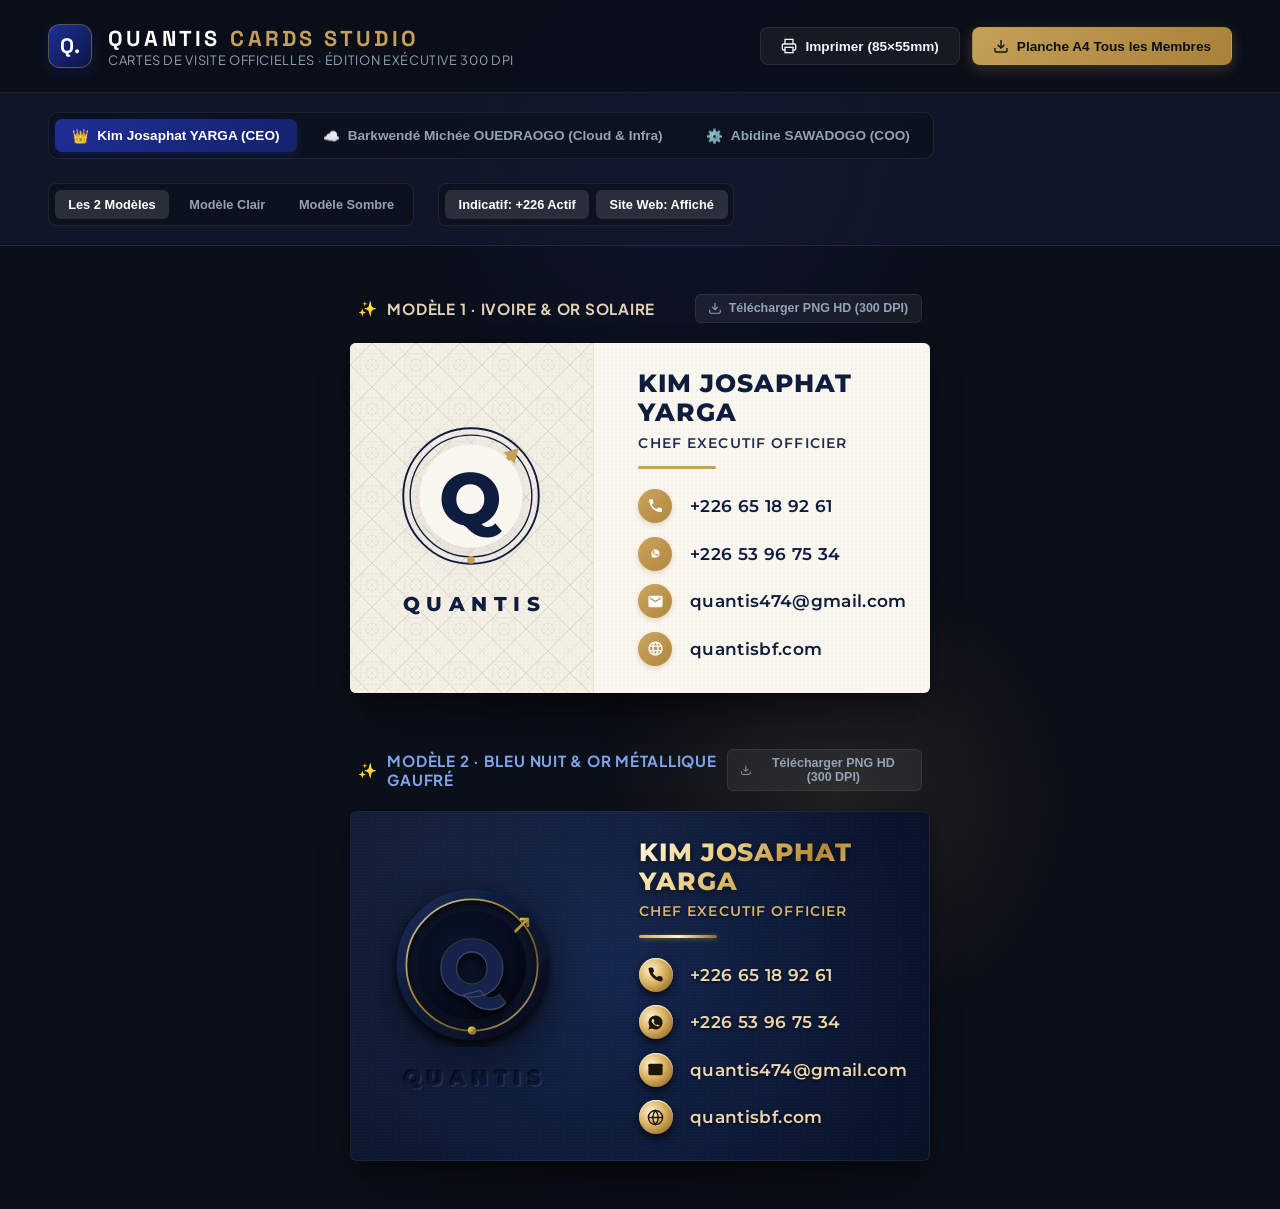
<file: cartes.html>
<!DOCTYPE html>
<html lang="fr">
<head>
  <meta charset="UTF-8">
  <meta name="viewport" content="width=device-width, initial-scale=1.0">
  <title>QUANTIS — Cartes de Visite Exécutives (Modèles Officiels)</title>
  <meta name="description" content="Cartes de visite exécutives pour les membres de Quantis : Modèle Clair Ivoire & Or et Modèle Sombre Bleu Nuit Prestige.">
  <link rel="icon" type="image/jpeg" href="logo.jpeg">
  <link rel="stylesheet" href="cartes.css">
</head>
<body>

  <!-- ═══ STUDIO HEADER ═══ -->
  <header class="studio-header">
    <div class="brand-wrapper">
      <div class="brand-badge">Q.</div>
      <div class="brand-titles">
        <h1>QUANTIS <span>CARDS STUDIO</span></h1>
        <p>Cartes de Visite Officielles · Édition Exécutive 300 DPI</p>
      </div>
    </div>

    <div class="studio-actions-top">
      <button class="btn-studio btn-studio-ghost" id="btnPrintCards">
        <svg width="16" height="16" viewBox="0 0 24 24" fill="none" stroke="currentColor" stroke-width="2">
          <polyline points="6 9 6 2 18 2 18 9"></polyline>
          <path d="M6 18H4a2 2 0 0 1-2-2v-5a2 2 0 0 1 2-2h16a2 2 0 0 1 2 2v5a2 2 0 0 1-2 2h-2"></path>
          <rect x="6" y="14" width="12" height="8"></rect>
        </svg>
        <span>Imprimer (85×55mm)</span>
      </button>

      <button class="btn-studio btn-studio-primary" id="btnExportAll">
        <svg width="16" height="16" viewBox="0 0 24 24" fill="none" stroke="currentColor" stroke-width="2">
          <path d="M21 15v4a2 2 0 0 1-2 2H5a2 2 0 0 1-2-2v-4"></path>
          <polyline points="7 10 12 15 17 10"></polyline>
          <line x1="12" y1="15" x2="12" y2="3"></line>
        </svg>
        <span>Planche A4 Tous les Membres</span>
      </button>
    </div>
  </header>

  <!-- ═══ CONTROLS BAR ═══ -->
  <section class="controls-bar">
    <!-- Member Selector Tabs -->
    <div class="member-tabs">
      <button class="member-tab-btn active" data-member="kim">
        <span>👑</span>
        <span>Kim Josaphat YARGA (CEO)</span>
      </button>
      <button class="member-tab-btn" data-member="michee">
        <span>☁️</span>
        <span>Barkwendé Michée OUEDRAOGO (Cloud & Infra)</span>
      </button>
      <button class="member-tab-btn" data-member="abidine">
        <span>⚙️</span>
        <span>Abidine SAWADOGO (COO)</span>
      </button>
    </div>

    <!-- Options and View Toggles -->
    <div class="view-options">
      <!-- Filter Models -->
      <div class="toggle-group">
        <button class="toggle-btn active" data-view-filter="both">Les 2 Modèles</button>
        <button class="toggle-btn" data-view-filter="light">Modèle Clair</button>
        <button class="toggle-btn" data-view-filter="dark">Modèle Sombre</button>
      </div>

      <!-- Quick Options -->
      <div class="toggle-group">
        <button class="toggle-btn active" id="togglePrefixBtn">Indicatif: +226 Actif</button>
        <button class="toggle-btn active" id="toggleWebBtn">Site Web: Affiché</button>
      </div>
    </div>
  </section>

  <!-- ═══ MAIN CARDS DISPLAY STAGE ═══ -->
  <main class="studio-main">
    <div class="cards-container-grid">

      <!-- ─── CARTE MODÈLE 1 : CLAIR (IVOIRE & OR) ─── -->
      <div class="card-unit" id="cardUnitLight">
        <div class="card-unit-header">
          <div class="card-badge-title light">
            <span>✨</span>
            <span>Modèle 1 · Ivoire &amp; Or Solaire</span>
          </div>
          <div class="card-actions-bar">
            <button class="btn-card-action" id="btnExportLightPng">
              <svg width="14" height="14" viewBox="0 0 24 24" fill="none" stroke="currentColor" stroke-width="2">
                <path d="M21 15v4a2 2 0 0 1-2 2H5a2 2 0 0 1-2-2v-4"></path>
                <polyline points="7 10 12 15 17 10"></polyline>
                <line x1="12" y1="15" x2="12" y2="3"></line>
              </svg>
              <span>Télécharger PNG HD (300 DPI)</span>
            </button>
          </div>
        </div>

        <div class="card-3d-wrapper">
          <div class="card-shadow-plate"></div>
          
          <div class="business-card model-light">
            <!-- Dynamic Gloss Highlight -->
            <div class="card-specular-sheen"></div>

            <!-- Left Column: Geometric Guilloché & Crest -->
            <div class="card-left-col">
              <!-- Geometric Tessellation SVG Pattern -->
              <svg class="card-bg-pattern" xmlns="http://www.w3.org/2000/svg" width="100%" height="100%">
                <defs>
                  <pattern id="guillochePattern" width="44" height="44" patternUnits="userSpaceOnUse">
                    <path d="M 0 22 L 22 0 L 44 22 L 22 44 Z" fill="none" stroke="#cfc5b4" stroke-width="0.75" />
                    <path d="M 11 11 L 33 11 L 33 33 L 11 33 Z" fill="none" stroke="#e0d7c7" stroke-width="0.5" />
                    <circle cx="22" cy="22" r="6" fill="none" stroke="#d5cbb9" stroke-width="0.5" />
                    <line x1="0" y1="0" x2="44" y2="44" stroke="#dfd6c6" stroke-width="0.5" />
                    <line x1="44" y1="0" x2="0" y2="44" stroke="#dfd6c6" stroke-width="0.5" />
                  </pattern>
                </defs>
                <rect width="100%" height="100%" fill="url(#guillochePattern)" />
              </svg>

              <!-- Crest & Brand -->
              <div class="crest-container">
                <svg class="crest-circle-svg" viewBox="0 0 200 200" fill="none" xmlns="http://www.w3.org/2000/svg">
                  <!-- Outer Concentric Rings -->
                  <circle cx="100" cy="100" r="88" stroke="#0e1c3d" stroke-width="2.5" />
                  <circle cx="100" cy="100" r="79" stroke="#0e1c3d" stroke-width="1.8" />
                  
                  <!-- Golden Dot at 6 o'clock -->
                  <circle cx="100" cy="183" r="5" fill="#c5a059" />

                  <!-- Golden Arrow at 2 o'clock (Solid Gold Arrow pointing 45°) -->
                  <g transform="translate(155, 45) rotate(45)">
                    <!-- Arrowhead -->
                    <polygon points="0,-10 10,8 -10,8" fill="#c5a059" />
                    <!-- Stem -->
                    <rect x="-3" y="6" width="6" height="12" fill="#c5a059" />
                  </g>

                  <!-- Inner Solid Disk -->
                  <circle cx="100" cy="100" r="67" fill="#faf7f0" />

                  <!-- Central "Q" letter -->
                  <text x="100" y="112" font-family="'Montserrat', sans-serif" font-size="96" font-weight="800" fill="#0e1c3d" text-anchor="middle" dominant-baseline="middle">Q</text>
                </svg>

                <div class="card-brand-name">QUANTIS</div>
              </div>
            </div>

            <!-- Right Column: Personal Data & Contacts -->
            <div class="card-right-col">
              <h2 class="member-name">KIM JOSAPHAT YARGA</h2>
              <div class="member-role">CHEF EXECUTIF OFFICIER</div>
              <div class="gold-divider-line"></div>

              <div class="card-contact-list">
                <!-- Phone -->
                <div class="contact-row contact-row-phone">
                  <div class="contact-badge-icon">
                    <svg viewBox="0 0 24 24" fill="currentColor">
                      <path d="M6.62 10.79a15.05 15.05 0 006.59 6.59l2.2-2.2a1 1 0 011.02-.24 11.72 11.72 0 003.68.59 1 1 0 011 1v3.5a1 1 0 01-1 1A17 17 0 013 4a1 1 0 011-1h3.5a1 1 0 011 1c0 1.28.2 2.52.59 3.68a1 1 0 01-.24 1.02l-2.23 2.09z"/>
                    </svg>
                  </div>
                  <span class="contact-text">+226 65 18 92 61</span>
                </div>

                <!-- WhatsApp -->
                <div class="contact-row contact-row-whatsapp">
                  <div class="contact-badge-icon">
                    <svg viewBox="0 0 24 24" fill="currentColor">
                      <path d="M12.031 6.172c-3.181 0-5.767 2.586-5.768 5.766-.001 1.298.38 2.27 1.019 3.287l-.711 2.598 2.664-.699c.97.529 1.777.814 2.8.814 3.18 0 5.767-2.586 5.768-5.766 0-3.18-2.586-5.766-5.772-5.766zm3.393 8.163c-.144.405-.837.774-1.17.822-.312.045-.718.064-2.316-.597-1.921-.796-3.149-2.756-3.245-2.884-.096-.128-.773-1.03-.773-1.964 0-.934.489-1.393.663-1.583.174-.19.38-.238.507-.238.127 0 .253.001.364.007.119.006.277-.045.433.332.164.397.56 1.365.61 1.465.05.1.083.217.017.348-.067.13-.1.211-.2.327-.1.116-.21.258-.3.346-.1.096-.204.2-.088.399.116.199.516.852 1.107 1.38.761.679 1.402.889 1.601.988.199.1.316.084.433-.05.117-.133.5-.584.633-.784.133-.2.266-.166.449-.1.183.067 1.164.55 1.364.65.2.1.333.15.383.233.05.083.05.483-.094.888z"/>
                    </svg>
                  </div>
                  <span class="contact-text">53967534</span>
                </div>

                <!-- Email -->
                <div class="contact-row contact-row-email">
                  <div class="contact-badge-icon">
                    <svg viewBox="0 0 24 24" fill="currentColor">
                      <path d="M20 4H4c-1.1 0-1.99.9-1.99 2L2 18c0 1.1.9 2 2 2h16c1.1 0 2-.9 2-2V6c0-1.1-.9-2-2-2zm0 4l-8 5-8-5V6l8 5 8-5v2z"/>
                    </svg>
                  </div>
                  <span class="contact-text">quantis474@gmail.com</span>
                </div>

                <!-- Website -->
                <div class="contact-row contact-row-web">
                  <div class="contact-badge-icon">
                    <svg viewBox="0 0 24 24" fill="currentColor">
                      <path d="M11.99 2C6.47 2 2 6.48 2 12s4.47 10 9.99 10C17.52 22 22 17.52 22 12S17.52 2 11.99 2zm6.93 6h-2.95a15.65 15.65 0 00-1.38-3.56A8.03 8.03 0 0118.92 8zM12 4.04c.83 1.2 1.48 2.53 1.91 3.96h-3.82c.43-1.43 1.08-2.76 1.91-3.96zM4.26 14C4.1 13.36 4 12.69 4 12s.1-1.36.26-2h3.38c-.08.66-.14 1.32-.14 2 0 .68.06 1.34.14 2H4.26zm.82 2h2.95c.32 1.25.78 2.45 1.38 3.56A7.987 7.987 0 015.08 16zm2.95-8H5.08a7.987 7.987 0 013.93-3.56A15.65 15.65 0 007.63 8zM12 19.96c-.83-1.2-1.48-2.53-1.91-3.96h3.82c-.43 1.43-1.08 2.76-1.91 3.96zM14.34 14H9.66c-.09-.66-.16-1.32-.16-2 0-.68.07-1.35.16-2h4.68c.09.65.16 1.32.16 2 0 .68-.07 1.34-.16 2zm.29 5.56c.6-1.11 1.06-2.31 1.38-3.56h2.95a8.03 8.03 0 01-4.33 3.56zM16.36 14c.08-.66.14-1.32.14-2 0-.68-.06-1.34-.14-2h3.38c.16.64.26 1.31.26 2s-.1 1.36-.26 2h-3.38z"/>
                    </svg>
                  </div>
                  <span class="contact-text">quantisbf.com</span>
                </div>
              </div>
            </div>
          </div>
        </div>
      </div>


      <!-- ─── CARTE MODÈLE 2 : SOMBRE (BLEU NUIT PRESTIGE & OR) ─── -->
      <div class="card-unit" id="cardUnitDark">
        <div class="card-unit-header">
          <div class="card-badge-title dark">
            <span>✨</span>
            <span>Modèle 2 · Bleu Nuit &amp; Or Métallique Gaufré</span>
          </div>
          <div class="card-actions-bar">
            <button class="btn-card-action" id="btnExportDarkPng">
              <svg width="14" height="14" viewBox="0 0 24 24" fill="none" stroke="currentColor" stroke-width="2">
                <path d="M21 15v4a2 2 0 0 1-2 2H5a2 2 0 0 1-2-2v-4"></path>
                <polyline points="7 10 12 15 17 10"></polyline>
                <line x1="12" y1="15" x2="12" y2="3"></line>
              </svg>
              <span>Télécharger PNG HD (300 DPI)</span>
            </button>
          </div>
        </div>

        <div class="card-3d-wrapper">
          <div class="card-shadow-plate"></div>

          <div class="business-card model-dark">
            <!-- Dynamic Gloss Highlight -->
            <div class="card-specular-sheen"></div>

            <!-- Left Column: 3D Embossed Crest -->
            <div class="card-left-col">
              <div class="crest-container">
                <svg class="crest-circle-svg" viewBox="0 0 200 200" fill="none" xmlns="http://www.w3.org/2000/svg">
                  <defs>
                    <!-- Metallic Gold Foil Gradient -->
                    <linearGradient id="goldFoilGrad" x1="0%" y1="0%" x2="100%" y2="100%">
                      <stop offset="0%" stop-color="#fff5d6" />
                      <stop offset="35%" stop-color="#d4af37" />
                      <stop offset="70%" stop-color="#8c6a2e" />
                      <stop offset="100%" stop-color="#f7e1a6" />
                    </linearGradient>

                    <!-- Beveled Navy Ring Gradient -->
                    <linearGradient id="bevelNavyGrad" x1="0%" y1="0%" x2="100%" y2="100%">
                      <stop offset="0%" stop-color="#182c59" />
                      <stop offset="50%" stop-color="#0c1834" />
                      <stop offset="100%" stop-color="#050b1a" />
                    </linearGradient>

                    <!-- Concave Inner Basin -->
                    <radialGradient id="concaveBasin" cx="40%" cy="40%" r="65%">
                      <stop offset="0%" stop-color="#0a142c" />
                      <stop offset="70%" stop-color="#060d1f" />
                      <stop offset="100%" stop-color="#030711" />
                    </radialGradient>

                    <!-- Drop Shadow Filter for 3D Relief -->
                    <filter id="embossShadow" x="-20%" y="-20%" width="140%" height="140%">
                      <feDropShadow dx="0" dy="6" stdDeviation="6" flood-color="#000000" flood-opacity="0.85" />
                    </filter>
                  </defs>

                  <!-- Outer Heavy Beveled Navy Ring with 3D shadow -->
                  <circle cx="100" cy="100" r="86" stroke="url(#bevelNavyGrad)" stroke-width="12" filter="url(#embossShadow)" />
                  
                  <!-- Metallic Gold Inner Rim Line -->
                  <circle cx="100" cy="100" r="80" stroke="url(#goldFoilGrad)" stroke-width="2.2" opacity="0.8" />

                  <!-- Metallic Gold 3D Arrow at 2 o'clock -->
                  <g transform="translate(160, 44)">
                    <path d="M -8 16 L 8 0 M 8 0 L 0 0 M 8 0 L 8 8" stroke="url(#goldFoilGrad)" stroke-width="3.5" stroke-linecap="round" stroke-linejoin="round" />
                  </g>

                  <!-- Metallic Gold 3D Dot at 6 o'clock -->
                  <circle cx="100" cy="180" r="5" fill="url(#goldFoilGrad)" />

                  <!-- Sunken Concave Inner Core -->
                  <circle cx="100" cy="100" r="66" fill="url(#concaveBasin)" />

                  <!-- Embossed 3D "Q" Letter -->
                  <text x="100" y="112" font-family="'Montserrat', sans-serif" font-size="98" font-weight="800" fill="#132349" text-anchor="middle" dominant-baseline="middle" filter="url(#embossShadow)">Q</text>
                  <!-- Specular Edge Highlight on Q -->
                  <text x="99.5" y="111.5" font-family="'Montserrat', sans-serif" font-size="98" font-weight="800" fill="none" stroke="rgba(255,255,255,0.18)" stroke-width="1.5" text-anchor="middle" dominant-baseline="middle">Q</text>
                </svg>

                <div class="card-brand-name">QUANTIS</div>
              </div>
            </div>

            <!-- Right Column: Gold Typography & Contacts -->
            <div class="card-right-col">
              <h2 class="member-name">KIM JOSAPHAT YARGA</h2>
              <div class="member-role">CHEF EXECUTIF OFFICIER</div>
              <div class="gold-divider-line"></div>

              <div class="card-contact-list">
                <!-- Phone -->
                <div class="contact-row contact-row-phone">
                  <div class="contact-badge-icon">
                    <svg viewBox="0 0 24 24">
                      <path d="M22 16.92v3a2 2 0 0 1-2.18 2 19.79 19.79 0 0 1-8.63-3.07 19.5 19.5 0 0 1-6-6 19.79 19.79 0 0 1-3.07-8.67A2 2 0 0 1 4.11 2h3a2 2 0 0 1 2 1.72 12.84 12.84 0 0 0 .7 2.81 2 2 0 0 1-.45 2.11L8.09 9.91a16 16 0 0 0 6 6l1.27-1.27a2 2 0 0 1 2.11-.45 12.84 12.84 0 0 0 2.81.7A2 2 0 0 1 22 16.92z"/>
                    </svg>
                  </div>
                  <span class="contact-text">+226 65 18 92 61</span>
                </div>

                <!-- WhatsApp -->
                <div class="contact-row contact-row-whatsapp">
                  <div class="contact-badge-icon">
                    <svg viewBox="0 0 24 24">
                      <path d="M12.04 2c-5.46 0-9.91 4.45-9.91 9.91 0 1.75.46 3.45 1.32 4.95L2.05 22l5.25-1.38c1.45.79 3.08 1.21 4.74 1.21 5.46 0 9.91-4.45 9.91-9.91 0-2.65-1.03-5.14-2.9-7.01A9.816 9.816 0 0 0 12.04 2zm5.79 14.07c-.24.68-1.4 1.29-1.92 1.37-.5.08-1.12.11-3.64-.93-2.68-1.11-4.39-3.83-4.52-4.01-.13-.18-1.08-1.44-1.08-2.75s.68-1.96.93-2.22c.24-.26.54-.33.72-.33.18 0 .36.002.52.01.17.01.39-.06.61.47.23.55.78 1.91.85 2.05.07.15.12.32.02.52-.1.2-.15.32-.3.5-.15.18-.32.4-.46.54-.15.15-.3.32-.13.62.17.3.77 1.27 1.65 2.05 1.13 1 2.08 1.31 2.38 1.46.3.15.47.13.65-.07.18-.2.77-.9 1-.12.23-.32.45-.27.65-.19.2.08 1.28.6 1.5.71.22.11.37.17.43.26.06.09.06.52-.18 1.2z"/>
                    </svg>
                  </div>
                  <span class="contact-text">+226 53 96 75 34</span>
                </div>

                <!-- Email -->
                <div class="contact-row contact-row-email">
                  <div class="contact-badge-icon">
                    <svg viewBox="0 0 24 24">
                      <path d="M4 4h16c1.1 0 2 .9 2 2v12c0 1.1-.9 2-2 2H4c-1.1 0-2-.9-2-2V6c0-1.1.9-2 2-2z"/>
                      <polyline points="22,6 12,13 2,6" stroke="#1c1305" stroke-width="2" fill="none" />
                    </svg>
                  </div>
                  <span class="contact-text">quantis474@gmail.com</span>
                </div>

                <!-- Website -->
                <div class="contact-row contact-row-web">
                  <div class="contact-badge-icon">
                    <svg viewBox="0 0 24 24">
                      <circle cx="12" cy="12" r="10" stroke="#1c1305" stroke-width="2" fill="none"/>
                      <line x1="2" y1="12" x2="22" y2="12" stroke="#1c1305" stroke-width="2"/>
                      <path d="M12 2a15.3 15.3 0 0 1 4 10 15.3 15.3 0 0 1-4 10 15.3 15.3 0 0 1-4-10 15.3 15.3 0 0 1 4-10z" stroke="#1c1305" stroke-width="2" fill="none"/>
                    </svg>
                  </div>
                  <span class="contact-text">quantisbf.com</span>
                </div>
              </div>
            </div>
          </div>
        </div>
      </div>

    </div>
  </main>

  <!-- ═══ MODAL PLANCHE D'IMPRESSION A4 ═══ -->
  <div class="studio-modal-backdrop" id="sheetModal">
    <div class="studio-modal-window">
      <div class="studio-modal-header">
        <h2>Planche d'Impression Exécutive Quantis (Format A4 - 85×55mm)</h2>
        <button class="studio-modal-close" id="closeModalBtn">&times;</button>
      </div>
      <div class="studio-modal-body">
        <p style="color: var(--studio-text-muted); font-size: 0.9rem;">
          Cette planche regroupe l'ensemble des cartes de visite des membres exécutifs (Modèles Clair &amp; Sombre). Utilisez le raccourci d'impression pour générer un fichier PDF avec repères de coupe.
        </p>
        <button class="btn-studio btn-studio-primary" onclick="window.print()" style="align-self: flex-start;">
          <span>Lancer l'impression directe / Export PDF</span>
        </button>
      </div>
    </div>
  </div>

  <script src="cartes.js"></script>
</body>
</html>
</file>
<file: cartes.css>
/* ==========================================================================
   QUANTIS — Cartes de Visite Exécutives
   Stylesheets Haute Précision : Modèle Clair & Modèle Sombre Prestige
   ========================================================================== */

@import url('https://fonts.googleapis.com/css2?family=Montserrat:wght@400;500;600;700;800;900&family=Plus+Jakarta+Sans:wght@400;500;600;700;800&family=Space+Grotesk:wght@500;600;700&display=swap');

:root {
  /* Studio UI Colors */
  --studio-bg: #0b0f19;
  --studio-surface: #131b2e;
  --studio-surface-card: #1a243d;
  --studio-border: rgba(255, 255, 255, 0.08);
  --studio-gold: #c5a059;
  --studio-gold-glow: rgba(197, 160, 89, 0.35);
  --studio-text: #f1f5f9;
  --studio-text-muted: #94a3b8;

  /* Card Physical Ratio: 85mm x 55mm (ISO standard business card) = 1.545 */
  --card-width: 630px;
  --card-height: 380px;

  /* Card Colors - Light Model */
  --light-bg-base: #faf7f0;
  --light-bg-left: #f5f0e6;
  --light-pattern-stroke: #cfc5b4;
  --light-navy: #0e1c3d;
  --light-navy-sub: #1e2c4f;
  --light-gold: #c5a059;
  --light-gold-hover: #b38b42;

  /* Card Colors - Dark Model */
  --dark-bg-base: #0c1834;
  --dark-bg-gradient: radial-gradient(circle at 50% 40%, #112248 0%, #0c1834 60%, #071024 100%);
  --dark-gold-light: #fff3ce;
  --dark-gold-main: #d4af37;
  --dark-gold-dark: #8c6a2e;
  --dark-text-gold: #ebd6ad;
  --dark-emboss-highlight: rgba(255, 255, 255, 0.18);
  --dark-emboss-shadow: rgba(0, 0, 0, 0.65);
}

/* Base Studio Resets */
* {
  box-sizing: border-box;
  margin: 0;
  padding: 0;
}

body {
  font-family: 'Plus Jakarta Sans', sans-serif;
  background-color: var(--studio-bg);
  color: var(--studio-text);
  min-height: 100vh;
  display: flex;
  flex-direction: column;
  overflow-x: hidden;
  position: relative;
}

/* Background Ambient Lighting */
body::before {
  content: '';
  position: fixed;
  top: -150px;
  left: 30%;
  width: 600px;
  height: 600px;
  background: radial-gradient(circle, rgba(30, 47, 151, 0.18) 0%, transparent 70%);
  pointer-events: none;
  z-index: 0;
}

body::after {
  content: '';
  position: fixed;
  bottom: -150px;
  right: 15%;
  width: 500px;
  height: 500px;
  background: radial-gradient(circle, rgba(197, 160, 89, 0.12) 0%, transparent 70%);
  pointer-events: none;
  z-index: 0;
}

/* ==========================================================================
   STUDIO HEADER
   ========================================================================== */
.studio-header {
  position: relative;
  z-index: 10;
  display: flex;
  align-items: center;
  justify-content: space-between;
  padding: 1.5rem 3rem;
  border-bottom: 1px solid var(--studio-border);
  background: rgba(11, 15, 25, 0.85);
  backdrop-filter: blur(12px);
}

.brand-wrapper {
  display: flex;
  align-items: center;
  gap: 1rem;
}

.brand-badge {
  width: 44px;
  height: 44px;
  border-radius: 12px;
  background: linear-gradient(135deg, #1E2F97, #0b1542);
  border: 1px solid rgba(197, 160, 89, 0.4);
  display: flex;
  align-items: center;
  justify-content: center;
  font-family: 'Space Grotesk', sans-serif;
  font-weight: 800;
  font-size: 1.3rem;
  color: #fff;
  box-shadow: 0 4px 15px rgba(30, 47, 151, 0.3);
}

.brand-titles h1 {
  font-family: 'Space Grotesk', sans-serif;
  font-size: 1.35rem;
  letter-spacing: 0.15em;
  font-weight: 700;
  color: #fff;
  display: flex;
  align-items: center;
  gap: 0.6rem;
}

.brand-titles h1 span {
  color: var(--studio-gold);
}

.brand-titles p {
  font-size: 0.8rem;
  color: var(--studio-text-muted);
  letter-spacing: 0.05em;
  text-transform: uppercase;
}

.studio-actions-top {
  display: flex;
  align-items: center;
  gap: 0.75rem;
}

.btn-studio {
  display: inline-flex;
  align-items: center;
  gap: 0.5rem;
  padding: 0.65rem 1.25rem;
  border-radius: 8px;
  font-size: 0.85rem;
  font-weight: 600;
  cursor: pointer;
  transition: all 0.25s ease;
  border: 1px solid transparent;
  text-decoration: none;
}

.btn-studio-primary {
  background: linear-gradient(135deg, #c5a059 0%, #a88136 100%);
  color: #0b0f19;
  box-shadow: 0 4px 14px rgba(197, 160, 89, 0.25);
}

.btn-studio-primary:hover {
  transform: translateY(-2px);
  box-shadow: 0 6px 20px rgba(197, 160, 89, 0.4);
}

.btn-studio-ghost {
  background: rgba(255, 255, 255, 0.05);
  color: var(--studio-text);
  border-color: var(--studio-border);
}

.btn-studio-ghost:hover {
  background: rgba(255, 255, 255, 0.1);
  border-color: rgba(255, 255, 255, 0.2);
}

/* ==========================================================================
   STUDIO CONTROLS BAR
   ========================================================================== */
.controls-bar {
  position: relative;
  z-index: 10;
  display: flex;
  flex-wrap: wrap;
  align-items: center;
  justify-content: space-between;
  gap: 1.5rem;
  padding: 1.2rem 3rem;
  background: rgba(19, 27, 46, 0.7);
  border-bottom: 1px solid var(--studio-border);
}

.member-tabs {
  display: flex;
  gap: 0.5rem;
  background: rgba(11, 15, 25, 0.6);
  padding: 0.35rem;
  border-radius: 10px;
  border: 1px solid var(--studio-border);
}

.member-tab-btn {
  padding: 0.55rem 1.1rem;
  border-radius: 7px;
  background: transparent;
  color: var(--studio-text-muted);
  border: none;
  font-size: 0.85rem;
  font-weight: 600;
  cursor: pointer;
  transition: all 0.2s ease;
  display: flex;
  align-items: center;
  gap: 0.5rem;
}

.member-tab-btn:hover {
  color: #fff;
}

.member-tab-btn.active {
  background: linear-gradient(135deg, #1E2F97, #15226b);
  color: #fff;
  box-shadow: 0 3px 10px rgba(30, 47, 151, 0.35);
}

.view-options {
  display: flex;
  align-items: center;
  gap: 1.5rem;
}

.toggle-group {
  display: flex;
  align-items: center;
  gap: 0.4rem;
  background: rgba(11, 15, 25, 0.6);
  padding: 0.35rem;
  border-radius: 8px;
  border: 1px solid var(--studio-border);
}

.toggle-btn {
  padding: 0.45rem 0.85rem;
  border-radius: 6px;
  background: transparent;
  border: none;
  color: var(--studio-text-muted);
  font-size: 0.8rem;
  font-weight: 600;
  cursor: pointer;
  transition: all 0.2s ease;
}

.toggle-btn.active {
  background: rgba(255, 255, 255, 0.12);
  color: #fff;
}

/* ==========================================================================
   CARDS STAGE / SHOWCASE AREA
   ========================================================================== */
.studio-main {
  position: relative;
  z-index: 5;
  flex: 1;
  padding: 3rem;
  max-width: 1600px;
  margin: 0 auto;
  width: 100%;
  display: flex;
  flex-direction: column;
  gap: 3.5rem;
}

.cards-container-grid {
  display: grid;
  grid-template-columns: repeat(auto-fit, minmax(630px, 1fr));
  gap: 3.5rem;
  justify-items: center;
  perspective: 1200px;
}

/* Card Showcase Wrapper with Label & Action Toolbar */
.card-unit {
  display: flex;
  flex-direction: column;
  gap: 1.25rem;
  align-items: center;
  width: 100%;
  max-width: var(--card-width);
}

.card-unit-header {
  width: 100%;
  display: flex;
  align-items: center;
  justify-content: space-between;
  padding: 0 0.5rem;
}

.card-badge-title {
  display: flex;
  align-items: center;
  gap: 0.6rem;
  font-size: 0.95rem;
  font-weight: 700;
  letter-spacing: 0.05em;
  text-transform: uppercase;
}

.card-badge-title.light {
  color: #e2d2b5;
}

.card-badge-title.dark {
  color: #7fa4e8;
}

.card-actions-bar {
  display: flex;
  gap: 0.5rem;
}

.btn-card-action {
  padding: 0.4rem 0.8rem;
  border-radius: 6px;
  background: rgba(255, 255, 255, 0.06);
  border: 1px solid var(--studio-border);
  color: var(--studio-text-muted);
  font-size: 0.78rem;
  font-weight: 600;
  cursor: pointer;
  display: inline-flex;
  align-items: center;
  gap: 0.4rem;
  transition: all 0.2s ease;
}

.btn-card-action:hover {
  background: rgba(197, 160, 89, 0.15);
  border-color: var(--studio-gold);
  color: var(--studio-gold);
  transform: translateY(-1px);
}

/* ==========================================================================
   3D CARD STRUCTURE & INTERACTIVE PHYSICS
   ========================================================================== */
.card-3d-wrapper {
  position: relative;
  width: var(--card-width);
  height: var(--card-height);
  transform-style: preserve-3d;
  transition: transform 0.15s ease-out;
  cursor: grab;
}

.card-3d-wrapper:active {
  cursor: grabbing;
}

/* Realistic Studio Shadow Beneath the Card */
.card-shadow-plate {
  position: absolute;
  bottom: -25px;
  left: 5%;
  width: 90%;
  height: 35px;
  background: radial-gradient(ellipse at center, rgba(0, 0, 0, 0.55) 0%, rgba(0, 0, 0, 0.2) 50%, transparent 80%);
  filter: blur(14px);
  pointer-events: none;
  transition: all 0.2s ease;
  z-index: 1;
}

/* The Real Business Card Element (Standard 85x55mm Ratio) */
.business-card {
  position: relative;
  width: 100%;
  height: 100%;
  border-radius: 6px;
  display: flex;
  overflow: hidden;
  box-shadow: 
    0 15px 35px -5px rgba(0, 0, 0, 0.35),
    0 5px 15px rgba(0, 0, 0, 0.2),
    0 0 0 1px rgba(0, 0, 0, 0.08);
  user-select: none;
  z-index: 2;
}

/* Realistic Gloss / Dynamic Specular Light Glare */
.card-specular-sheen {
  position: absolute;
  top: 0;
  left: 0;
  right: 0;
  bottom: 0;
  background: linear-gradient(125deg, rgba(255, 255, 255, 0.25) 0%, transparent 40%, rgba(255, 255, 255, 0.08) 60%, transparent 80%);
  opacity: 0;
  pointer-events: none;
  transition: opacity 0.3s ease;
  mix-blend-mode: overlay;
  z-index: 20;
}

.card-3d-wrapper:hover .card-specular-sheen {
  opacity: 1;
}

/* ==========================================================================
   MODEL 1 : LIGHT EDITION (IVOIRE, OR & BLEU NUIT)
   Exact replica of Reference Image 1
   ========================================================================== */
.business-card.model-light {
  background-color: var(--light-bg-base);
  color: var(--light-navy);
}

/* Left Section: 42% width, Geometric pattern & Logo */
.model-light .card-left-col {
  width: 42%;
  height: 100%;
  position: relative;
  display: flex;
  flex-direction: column;
  align-items: center;
  justify-content: center;
  border-right: 1px solid rgba(197, 160, 89, 0.2);
  background-color: var(--light-bg-left);
}

/* The Guilloché / Sacred Geometry SVG Background */
.model-light .card-bg-pattern {
  position: absolute;
  inset: 0;
  width: 100%;
  height: 100%;
  pointer-events: none;
  opacity: 0.85;
}

/* Subtle Paper Grain */
.model-light::after {
  content: '';
  position: absolute;
  inset: 0;
  background-image: radial-gradient(rgba(0,0,0,0.015) 1px, transparent 1px);
  background-size: 4px 4px;
  pointer-events: none;
  z-index: 5;
}

/* Logo Crest Container */
.model-light .crest-container {
  position: relative;
  z-index: 10;
  display: flex;
  flex-direction: column;
  align-items: center;
  gap: 1.1rem;
}

.model-light .crest-circle-svg {
  width: 154px;
  height: 154px;
  filter: drop-shadow(0 4px 8px rgba(14, 28, 61, 0.08));
}

.model-light .card-brand-name {
  font-family: 'Montserrat', sans-serif;
  font-size: 1.28rem;
  font-weight: 800;
  letter-spacing: 0.32em;
  color: var(--light-navy);
  text-transform: uppercase;
  margin-left: 0.32em; /* offset for tracking */
}

/* Right Section: 58% width, Name, Title, Divider & Contacts */
.model-light .card-right-col {
  width: 58%;
  height: 100%;
  position: relative;
  z-index: 10;
  padding: 3rem 2.8rem;
  display: flex;
  flex-direction: column;
  justify-content: center;
}

.model-light .member-name {
  font-family: 'Montserrat', 'Space Grotesk', sans-serif;
  font-size: 1.55rem;
  font-weight: 800;
  letter-spacing: 0.04em;
  color: var(--light-navy);
  text-transform: uppercase;
  line-height: 1.15;
}

.model-light .member-role {
  font-family: 'Montserrat', sans-serif;
  font-size: 0.88rem;
  font-weight: 600;
  letter-spacing: 0.08em;
  color: var(--light-navy-sub);
  text-transform: uppercase;
  margin-top: 0.45rem;
}

.model-light .gold-divider-line {
  width: 78px;
  height: 3px;
  min-height: 3px;
  background-color: #c5a059;
  border-radius: 2px;
  margin: 0.9rem 0 1.25rem 0;
  display: block;
}

/* Contact List Rows */
.card-contact-list {
  display: flex;
  flex-direction: column;
  gap: 0.85rem;
}

.contact-row {
  display: flex;
  align-items: center;
  gap: 1.1rem;
  text-decoration: none;
}

.model-light .contact-badge-icon {
  width: 34px;
  height: 34px;
  border-radius: 50%;
  background: linear-gradient(135deg, #cba45e 0%, #b0873e 100%);
  display: flex;
  align-items: center;
  justify-content: center;
  box-shadow: 0 2px 5px rgba(176, 135, 62, 0.3);
  flex-shrink: 0;
}

.model-light .contact-badge-icon svg {
  width: 17px;
  height: 17px;
  fill: #ffffff;
}

.model-light .contact-text {
  font-family: 'Montserrat', sans-serif;
  font-size: 1.05rem;
  font-weight: 600;
  color: #0e1c3d;
  letter-spacing: 0.02em;
}

/* ==========================================================================
   MODEL 2 : DARK PRESTIGE EDITION (BLEU NUIT & OR MÉTALLIQUE GAUFRÉ)
   Exact replica of Reference Image 2
   ========================================================================== */
.business-card.model-dark {
  background: radial-gradient(circle at 45% 45%, #13244c 0%, #0d1a38 55%, #071024 100%);
  color: #fff;
  border: 1px solid rgba(255, 255, 255, 0.07);
}

/* Subtle Leather / Fine Grain Texture Overlay */
.model-dark::before {
  content: '';
  position: absolute;
  inset: 0;
  background-image: 
    radial-gradient(rgba(255, 255, 255, 0.035) 1px, transparent 1px),
    linear-gradient(135deg, rgba(255,255,255,0.04) 0%, transparent 60%);
  background-size: 3px 3px, 100% 100%;
  pointer-events: none;
  z-index: 1;
}

/* Left Section */
.model-dark .card-left-col {
  width: 42%;
  height: 100%;
  position: relative;
  z-index: 10;
  display: flex;
  flex-direction: column;
  align-items: center;
  justify-content: center;
}

.model-dark .crest-container {
  position: relative;
  display: flex;
  flex-direction: column;
  align-items: center;
  gap: 1.1rem;
}

/* The 3D Embossed Crest SVG */
.model-dark .crest-circle-svg {
  width: 164px;
  height: 164px;
  filter: drop-shadow(0 10px 22px rgba(0, 0, 0, 0.75));
}

/* Debossed / Stamped QUANTIS Text in Deep Navy */
.model-dark .card-brand-name {
  font-family: 'Montserrat', sans-serif;
  font-size: 1.28rem;
  font-weight: 800;
  letter-spacing: 0.32em;
  color: #0b1736;
  text-transform: uppercase;
  margin-left: 0.32em;
  /* 3D Deboss / Letterpress effect */
  text-shadow: 
    -1px -1px 2px rgba(0, 0, 0, 0.95),
    1px 1px 2px rgba(255, 255, 255, 0.16);
}

/* Right Section */
.model-dark .card-right-col {
  width: 58%;
  height: 100%;
  position: relative;
  z-index: 10;
  padding: 3rem 2.8rem;
  display: flex;
  flex-direction: column;
  justify-content: center;
}

/* Gleaming Metallic Gold Foil Name */
.model-dark .member-name {
  font-family: 'Montserrat', 'Space Grotesk', sans-serif;
  font-size: 1.55rem;
  font-weight: 800;
  letter-spacing: 0.04em;
  text-transform: uppercase;
  line-height: 1.15;
  background: linear-gradient(135deg, #fff7df 0%, #edd18c 30%, #b38834 65%, #fae6b2 100%);
  -webkit-background-clip: text;
  -webkit-text-fill-color: transparent;
  filter: drop-shadow(0 2px 4px rgba(0, 0, 0, 0.6));
}

.model-dark .member-role {
  font-family: 'Montserrat', sans-serif;
  font-size: 0.88rem;
  font-weight: 600;
  letter-spacing: 0.08em;
  color: #d8b26e;
  text-transform: uppercase;
  margin-top: 0.45rem;
  text-shadow: 0 1px 3px rgba(0, 0, 0, 0.7);
}

.model-dark .gold-divider-line {
  width: 78px;
  height: 3px;
  min-height: 3px;
  background: linear-gradient(90deg, #d4af37 0%, #fff2c8 50%, #8c6a2e 100%);
  border-radius: 2px;
  margin: 0.9rem 0 1.25rem 0;
  display: block;
  box-shadow: 0 1px 5px rgba(212, 175, 55, 0.4);
}

/* Dark Model Contact Items */
.model-dark .contact-badge-icon {
  width: 34px;
  height: 34px;
  border-radius: 50%;
  background: radial-gradient(circle at 35% 35%, #fff3ce 0%, #d8b05f 45%, #7a5414 100%);
  display: flex;
  align-items: center;
  justify-content: center;
  box-shadow: 
    0 4px 8px rgba(0, 0, 0, 0.7),
    inset 0 1px 1px rgba(255, 255, 255, 0.85);
  flex-shrink: 0;
}

.model-dark .contact-badge-icon svg {
  width: 17px;
  height: 17px;
  fill: #1e1507; /* Deep engraved dark bronze */
}

.model-dark .contact-text {
  font-family: 'Montserrat', sans-serif;
  font-size: 1.05rem;
  font-weight: 600;
  color: #ebd6ad;
  letter-spacing: 0.02em;
  text-shadow: 0 1px 3px rgba(0, 0, 0, 0.8);
}

/* ==========================================================================
   MODAL DIALOG FOR FULL-SHEET PRINT / PREVIEW
   ========================================================================== */
.studio-modal-backdrop {
  position: fixed;
  inset: 0;
  background: rgba(4, 7, 13, 0.85);
  backdrop-filter: blur(8px);
  z-index: 100;
  display: flex;
  align-items: center;
  justify-content: center;
  opacity: 0;
  pointer-events: none;
  transition: opacity 0.25s ease;
  padding: 2rem;
}

.studio-modal-backdrop.open {
  opacity: 1;
  pointer-events: auto;
}

.studio-modal-window {
  background: var(--studio-surface);
  border: 1px solid var(--studio-border);
  border-radius: 16px;
  width: 95%;
  max-width: 1100px;
  max-height: 90vh;
  display: flex;
  flex-direction: column;
  overflow: hidden;
  box-shadow: 0 25px 60px rgba(0, 0, 0, 0.6);
}

.studio-modal-header {
  padding: 1.25rem 2rem;
  border-bottom: 1px solid var(--studio-border);
  display: flex;
  align-items: center;
  justify-content: space-between;
}

.studio-modal-header h2 {
  font-size: 1.2rem;
  font-weight: 700;
  color: #fff;
}

.studio-modal-close {
  background: transparent;
  border: none;
  color: var(--studio-text-muted);
  font-size: 1.5rem;
  cursor: pointer;
  padding: 0.25rem 0.5rem;
}

.studio-modal-close:hover {
  color: #fff;
}

.studio-modal-body {
  padding: 2rem;
  overflow-y: auto;
  display: flex;
  flex-direction: column;
  gap: 2rem;
}

.print-sheet-wrapper {
  background: #ffffff;
  color: #111;
  padding: 2.5rem;
  border-radius: 8px;
  display: grid;
  grid-template-columns: repeat(2, 1fr);
  gap: 2rem;
  box-shadow: 0 5px 25px rgba(0, 0, 0, 0.4);
}

/* ==========================================================================
   PRINT STYLES FOR DIRECT BROWSER PRINTING (85mm x 55mm Calibrated)
   ========================================================================== */
@media print {
  @page {
    size: A4 portrait;
    margin: 10mm;
  }

  body {
    background: transparent !important;
    color: #000 !important;
    padding: 0 !important;
  }

  body::before,
  body::after,
  .studio-header,
  .controls-bar,
  .card-unit-header,
  .studio-actions-top,
  .card-actions-bar,
  .card-shadow-plate,
  .card-specular-sheen {
    display: none !important;
  }

  .studio-main {
    padding: 0 !important;
    margin: 0 !important;
    max-width: 100% !important;
  }

  .cards-container-grid {
    display: block !important;
  }

  .card-unit {
    page-break-after: always;
    page-break-inside: avoid;
    margin-bottom: 20mm;
    max-width: 100% !important;
  }

  .card-3d-wrapper {
    width: 85mm !important;
    height: 55mm !important;
    transform: none !important;
  }

  .business-card {
    width: 85mm !important;
    height: 55mm !important;
    box-shadow: none !important;
    border: 1px solid #ddd !important;
    -webkit-print-color-adjust: exact !important;
    print-color-adjust: exact !important;
  }

  .model-light .card-left-col {
    width: 36mm !important;
  }

  .model-light .crest-circle-svg {
    width: 22mm !important;
    height: 22mm !important;
  }

  .model-light .card-brand-name {
    font-size: 9pt !important;
  }

  .model-light .card-right-col {
    width: 49mm !important;
    padding: 5mm !important;
  }

  .model-light .member-name {
    font-size: 11pt !important;
  }

  .model-light .member-role {
    font-size: 6.5pt !important;
  }

  .model-light .contact-badge-icon {
    width: 5mm !important;
    height: 5mm !important;
  }

  .model-light .contact-text {
    font-size: 7.5pt !important;
  }
}

/* Responsive adjustments for studio */
@media (max-width: 1400px) {
  :root {
    --card-width: 580px;
    --card-height: 350px;
  }
  .cards-container-grid {
    grid-template-columns: 1fr;
  }
}

@media (max-width: 768px) {
  .studio-header {
    padding: 1rem 1.5rem;
    flex-direction: column;
    gap: 1rem;
    align-items: flex-start;
  }
  .controls-bar {
    padding: 1rem 1.5rem;
    flex-direction: column;
    align-items: flex-start;
  }
  .member-tabs {
    overflow-x: auto;
    width: 100%;
  }
  :root {
    --card-width: 100%;
    --card-height: 230px;
  }
  .studio-main {
    padding: 1.5rem 1rem;
  }
  .model-light .crest-circle-svg,
  .model-dark .crest-circle-svg {
    width: 90px;
    height: 90px;
  }
  .model-light .member-name,
  .model-dark .member-name {
    font-size: 1.1rem;
  }
  .model-light .contact-text,
  .model-dark .contact-text {
    font-size: 0.8rem;
  }
  .model-light .contact-badge-icon,
  .model-dark .contact-badge-icon {
    width: 24px;
    height: 24px;
  }
}
</file>
